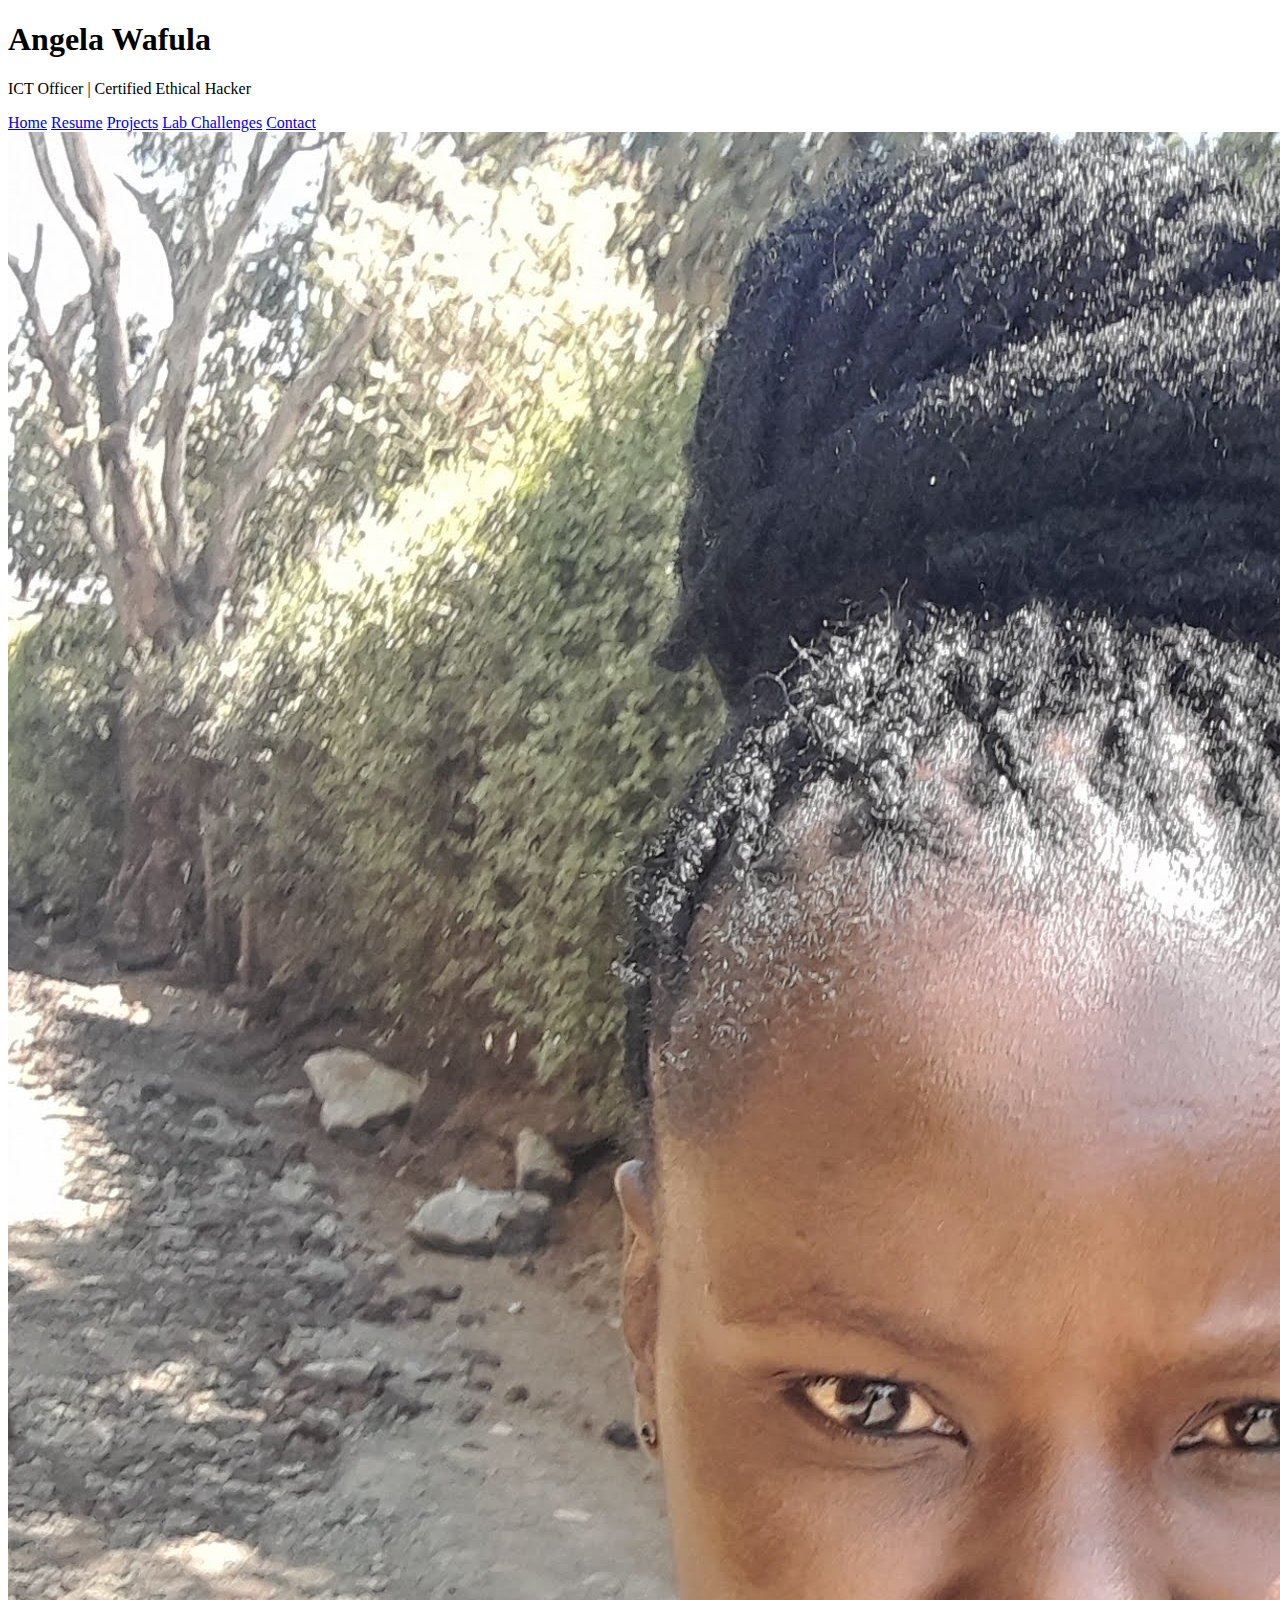
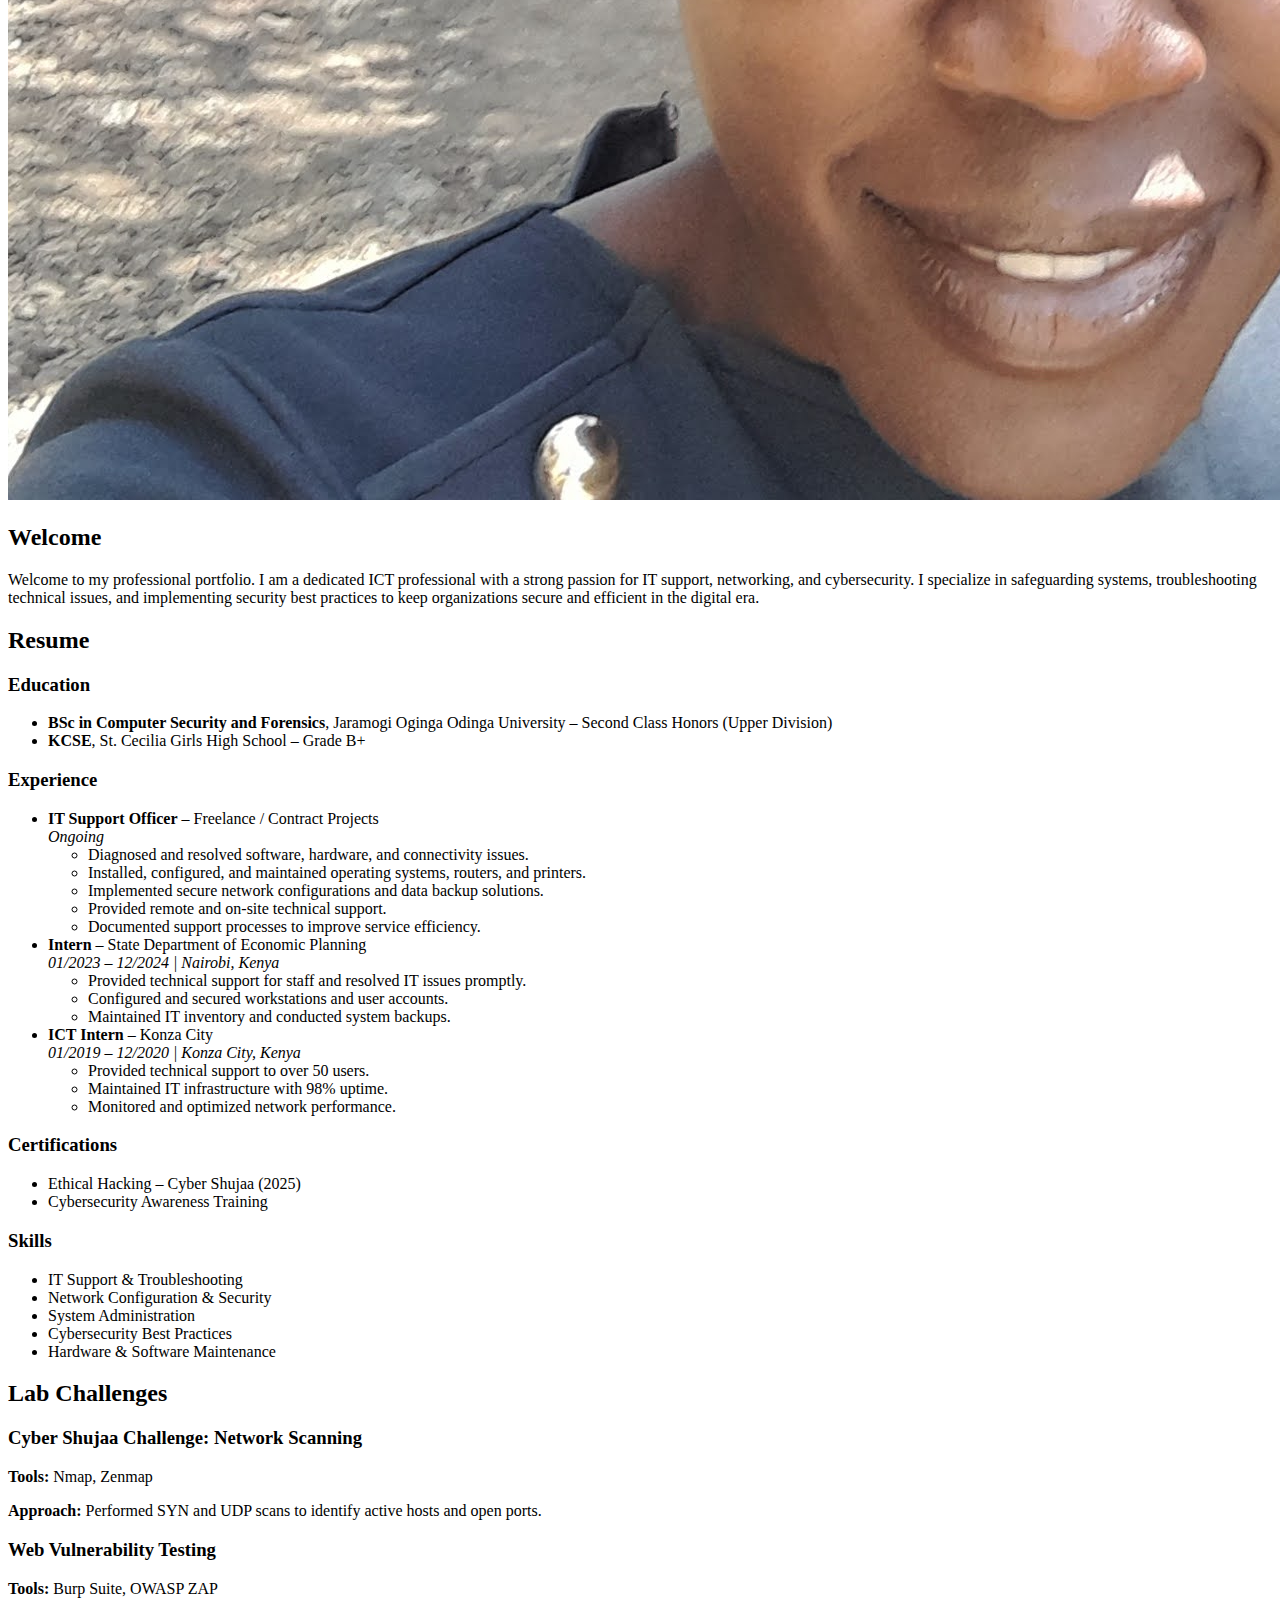
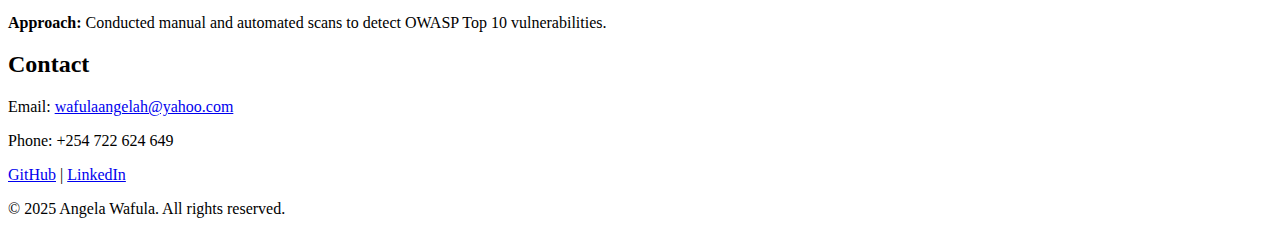
<file: index.html>
<!DOCTYPE html>
<html lang="en">
<head>
  <meta charset="UTF-8" />
  <meta name="viewport" content="width=device-width, initial-scale=1.0"/>
  <title>Angela Wafula | Portfolio</title>
  <link rel="stylesheet" href="styles.css">
  <script>
    function showSection(id) {
      const sections = document.querySelectorAll('.section');
      sections.forEach(section => section.classList.remove('active'));
      document.getElementById(id).classList.add('active');
    }
    window.onload = () => showSection('home');
  </script>
</head>
<body>
  <header>
    <h1>Angela Wafula</h1>
    <p>ICT Officer | Certified Ethical Hacker</p>
  </header>

  <nav>
    <a href="#" onclick="showSection('home')">Home</a>
    <a href="#" onclick="showSection('resume')">Resume</a>
    <a href="#" onclick="showSection('projects')">Projects</a>
    <a href="#" onclick="showSection('labs')">Lab Challenges</a>
    <a href="#" onclick="showSection('contact')">Contact</a>
  </nav>

  <section id="home" class="section active">
    <img src="Angela.jpg" alt="Angela Wafula" class="profile-pic" />
    <h2>Welcome</h2>
    <p>
      Welcome to my professional portfolio.  
      I am a dedicated ICT professional with a strong passion for IT support, networking, and cybersecurity.  
      I specialize in safeguarding systems, troubleshooting technical issues, and implementing security best practices to keep organizations secure and efficient in the digital era.
    </p>
  </section>

  <section id="resume" class="section">
    <h2>Resume</h2>

    <h3>Education</h3>
    <ul>
      <li><strong>BSc in Computer Security and Forensics</strong>, Jaramogi Oginga Odinga University – Second Class Honors (Upper Division)</li>
      <li><strong>KCSE</strong>, St. Cecilia Girls High School – Grade B+</li>
    </ul>

    <h3>Experience</h3>
    <ul>
      <li>
        <strong>IT Support Officer</strong> – Freelance / Contract Projects  
        <br><em>Ongoing</em>
        <ul>
          <li>Diagnosed and resolved software, hardware, and connectivity issues.</li>
          <li>Installed, configured, and maintained operating systems, routers, and printers.</li>
          <li>Implemented secure network configurations and data backup solutions.</li>
          <li>Provided remote and on-site technical support.</li>
          <li>Documented support processes to improve service efficiency.</li>
        </ul>
      </li>
      <li>
        <strong>Intern</strong> – State Department of Economic Planning  
        <br><em>01/2023 – 12/2024 | Nairobi, Kenya</em>
        <ul>
          <li>Provided technical support for staff and resolved IT issues promptly.</li>
          <li>Configured and secured workstations and user accounts.</li>
          <li>Maintained IT inventory and conducted system backups.</li>
        </ul>
      </li>
      <li>
        <strong>ICT Intern</strong> – Konza City  
        <br><em>01/2019 – 12/2020 | Konza City, Kenya</em>
        <ul>
          <li>Provided technical support to over 50 users.</li>
          <li>Maintained IT infrastructure with 98% uptime.</li>
          <li>Monitored and optimized network performance.</li>
        </ul>
      </li>
    </ul>

    <h3>Certifications</h3>
    <ul>
      <li>Ethical Hacking – Cyber Shujaa (2025)</li>
      <li>Cybersecurity Awareness Training</li>
    </ul>

    <h3>Skills</h3>
    <ul>
      <li>IT Support & Troubleshooting</li>
      <li>Network Configuration & Security</li>
      <li>System Administration</li>
      <li>Cybersecurity Best Practices</li>
      <li>Hardware & Software Maintenance</li>
    </ul>
  </section>


  <section id="labs" class="section">
    <h2>Lab Challenges</h2>
    <div class="lab">
      <h3>Cyber Shujaa Challenge: Network Scanning</h3>
      <p><strong>Tools:</strong> Nmap, Zenmap</p>
      <p><strong>Approach:</strong> Performed SYN and UDP scans to identify active hosts and open ports.</p>
    </div>
    <div class="lab">
      <h3>Web Vulnerability Testing</h3>
      <p><strong>Tools:</strong> Burp Suite, OWASP ZAP</p>
      <p><strong>Approach:</strong> Conducted manual and automated scans to detect OWASP Top 10 vulnerabilities.</p>
    </div>
  </section>

  <section id="contact" class="section">
    <h2>Contact</h2>
    <p>Email: <a href="mailto:wafulaangelah@yahoo.com">wafulaangelah@yahoo.com</a></p>
    <p>Phone: +254 722 624 649</p>
    <p>
      <a href="https://github.com/Angelah1994" target="_blank">GitHub</a> |
      <a href="#">LinkedIn</a>
    </p>
  </section>

  <footer>
    <p>&copy; 2025 Angela Wafula. All rights reserved.</p>
  </footer>
</body>
</html>
</file>
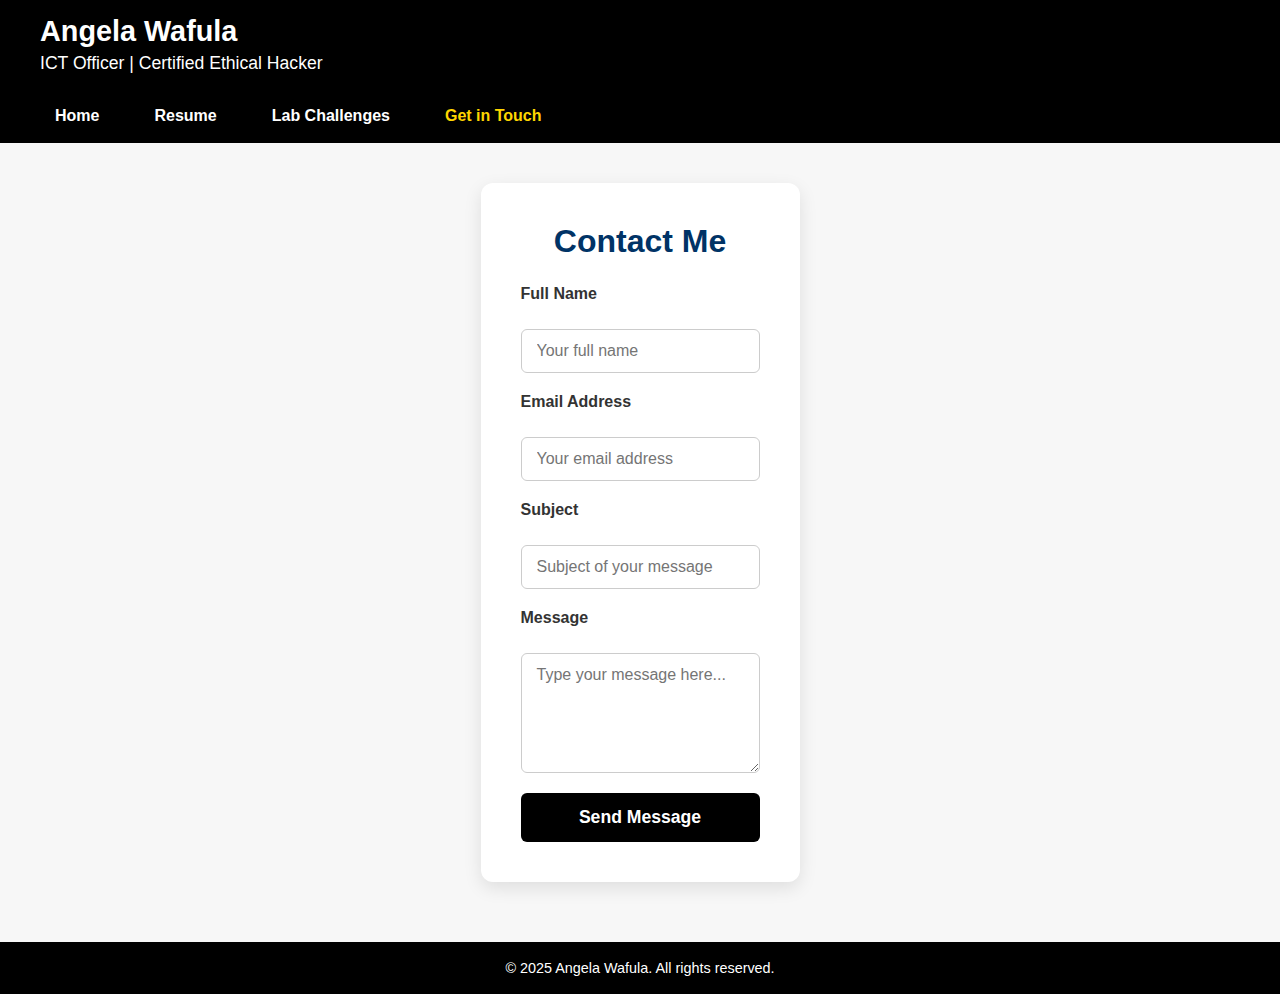
<file: contacts.html>
<!DOCTYPE html>
<html lang="en">
<head>
  <meta charset="UTF-8" />
  <meta name="viewport" content="width=device-width, initial-scale=1.0"/>
  <title>Contact | Angela Wafula</title>
  <style>
    /* Reset */
    * {
      margin: 0;
      padding: 0;
      box-sizing: border-box;
    }
    body {
      font-family: Arial, sans-serif;
      background: #f7f7f7;
      color: #333;
      min-height: 100vh;
      display: flex;
      flex-direction: column;
    }
    /* Header & Nav */
    header.site-header {
      background-color: black;
      color: white;
      padding: 15px 40px;
      display: flex;
      flex-direction: column;
      align-items: flex-start;
    }
    header.site-header h1 {
      font-size: 1.8rem;
      margin-bottom: 5px;
    }
    header.site-header p {
      font-weight: 300;
      font-size: 1.1rem;
    }
    nav.site-nav {
      background-color: black;
      display: flex;
      justify-content: flex-start;
      gap: 25px;
      padding: 10px 40px;
    }
    nav.site-nav a {
      color: white;
      text-decoration: none;
      font-weight: 600;
      font-size: 1rem;
      padding: 8px 15px;
      transition: color 0.3s ease;
    }
    nav.site-nav a:hover,
    nav.site-nav a.active {
      color: #ffd600;
    }
    /* Main section with form */
    main {
      flex: 1 0 auto;
      max-width: 600px;
      margin: 40px auto 60px;
      background: white;
      padding: 40px;
      border-radius: 12px;
      box-shadow: 0 6px 18px rgba(0,0,0,0.1);
    }
    main h2 {
      color: #003366;
      font-size: 2rem;
      margin-bottom: 25px;
      text-align: center;
    }
    form.contact-form {
      display: flex;
      flex-direction: column;
      gap: 20px;
    }
    form.contact-form label {
      font-weight: 600;
      margin-bottom: 6px;
      display: block;
      color: #333;
    }
    form.contact-form input[type="text"],
    form.contact-form input[type="email"],
    form.contact-form textarea {
      width: 100%;
      padding: 12px 15px;
      border: 1.5px solid #ccc;
      border-radius: 6px;
      font-size: 1rem;
      font-family: Arial, sans-serif;
      resize: vertical;
      transition: border-color 0.3s ease;
    }
    form.contact-form input[type="text"]:focus,
    form.contact-form input[type="email"]:focus,
    form.contact-form textarea:focus {
      border-color: #003366;
      outline: none;
    }
    form.contact-form textarea {
      min-height: 120px;
    }
    form.contact-form button {
      background-color: black;
      color: white;
      font-weight: bold;
      padding: 14px 20px;
      border: none;
      border-radius: 6px;
      font-size: 1.1rem;
      cursor: pointer;
      transition: background-color 0.3s ease;
    }
    form.contact-form button:hover {
      background-color: #ffd600;
      color: black;
    }
    /* Footer */
    footer.site-footer {
      flex-shrink: 0;
      background: black;
      color: white;
      text-align: center;
      padding: 18px 40px;
      font-size: 0.9rem;
    }
    /* Responsive */
    @media (max-width: 650px) {
      main {
        margin: 20px 15px 40px;
        padding: 30px 20px;
        max-width: 100%;
      }
      nav.site-nav {
        gap: 15px;
        padding: 10px 20px;
      }
      nav.site-nav a {
        padding: 8px 10px;
        font-size: 0.9rem;
      }
    }
  </style>
</head>
<body>
  <header class="site-header">
    <h1>Angela Wafula</h1>
    <p>ICT Officer | Certified Ethical Hacker</p>
  </header>
  <nav class="site-nav">
    <a href="index.html">Home</a>
    <a href="resume.html">Resume</a>
    <a href="labs.html">Lab Challenges</a>
    <a href="contacts.html" class="active">Get in Touch</a>
  </nav>
  <main>
    <h2>Contact Me</h2>
    <form class="contact-form" action="mailto:wafulaangelah@yahoo.com" method="post" enctype="text/plain">
      <label for="name">Full Name</label>
      <input type="text" id="name" name="name" placeholder="Your full name" required />
      
      <label for="email">Email Address</label>
      <input type="email" id="email" name="email" placeholder="Your email address" required />
      
      <label for="subject">Subject</label>
      <input type="text" id="subject" name="subject" placeholder="Subject of your message" required />
      
      <label for="message">Message</label>
      <textarea id="message" name="message" placeholder="Type your message here..." required></textarea>
      
      <button type="submit">Send Message</button>
    </form>
  </main>
  <footer class="site-footer">
    <p>&copy; 2025 Angela Wafula. All rights reserved.</p>
  </footer>
</body>
</html>
</file>
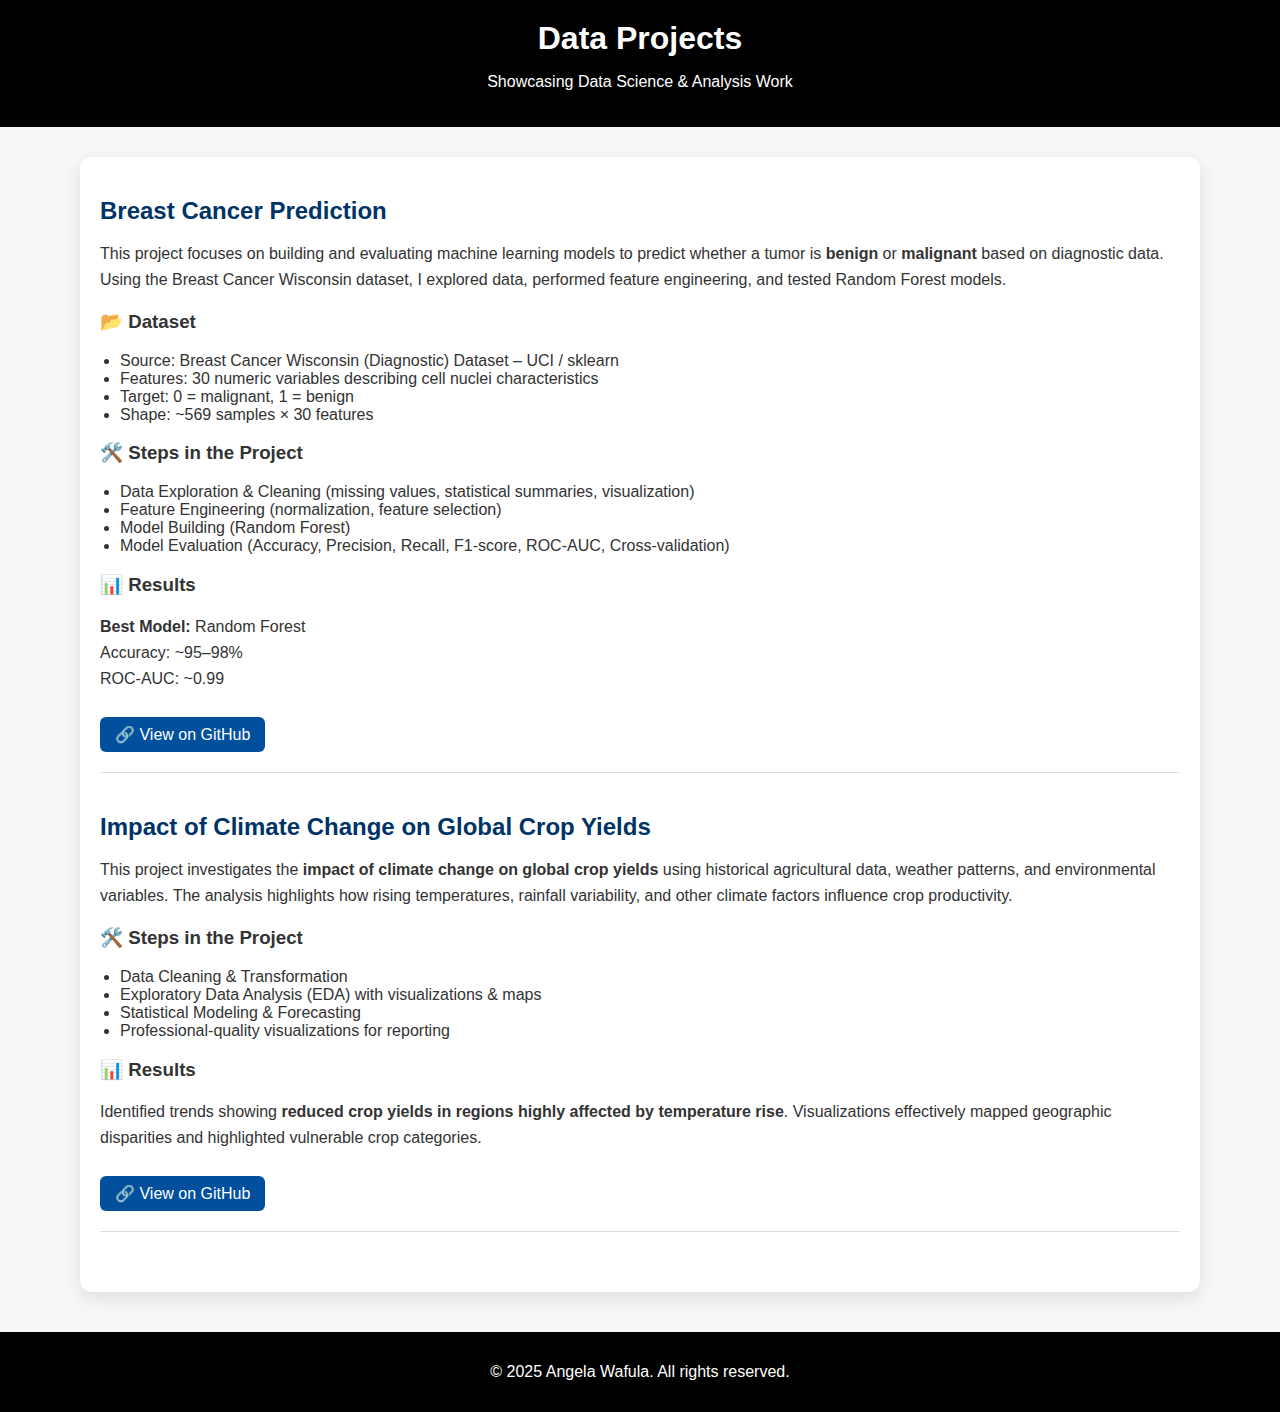
<file: data_projects.html>
<!DOCTYPE html>
<html lang="en">
<head>
  <meta charset="UTF-8" />
  <meta name="viewport" content="width=device-width, initial-scale=1.0"/>
  <title>Angela Wafula | Data Projects</title>
  <link rel="stylesheet" href="styles.css" />
  <style>
    body {
      font-family: Arial, sans-serif;
      background: #f7f7f7;
      color: #333;
      margin: 0;
      padding: 0;
    }
    header {
      background: black;
      color: white;
      padding: 20px 40px;
      text-align: center;
    }
    header h1 {
      margin: 0;
      font-size: 2rem;
    }
    main {
      max-width: 1080px;
      margin: 30px auto;
      padding: 20px;
      background: white;
      border-radius: 12px;
      box-shadow: 0 6px 18px rgba(0,0,0,0.1);
    }
    .project {
      margin-bottom: 40px;
      padding-bottom: 20px;
      border-bottom: 1px solid #ddd;
    }
    .project h2 {
      color: #003366;
      margin-bottom: 10px;
    }
    .project p {
      line-height: 1.6;
    }
    .project ul {
      padding-left: 20px;
      margin-top: 10px;
    }
    .project a {
      display: inline-block;
      margin-top: 10px;
      text-decoration: none;
      color: white;
      background: #00509e;
      padding: 8px 15px;
      border-radius: 6px;
      transition: background 0.3s ease;
    }
    .project a:hover {
      background: #003366;
    }
    footer {
      text-align: center;
      padding: 15px;
      background: black;
      color: white;
      margin-top: 40px;
    }
  </style>
</head>
<body>
  <header>
    <h1>Data Projects</h1>
    <p>Showcasing Data Science & Analysis Work</p>
  </header>
  <main>
    <!-- Project 1 -->
    <div class="project">
      <h2>Breast Cancer Prediction</h2>
      <p>
        This project focuses on building and evaluating machine learning models to predict whether a tumor is <strong>benign</strong> or <strong>malignant</strong> based on diagnostic data.  
        Using the Breast Cancer Wisconsin dataset, I explored data, performed feature engineering, and tested Random Forest models.
      </p>
      <h3>📂 Dataset</h3>
      <ul>
        <li>Source: Breast Cancer Wisconsin (Diagnostic) Dataset – UCI / sklearn</li>
        <li>Features: 30 numeric variables describing cell nuclei characteristics</li>
        <li>Target: 0 = malignant, 1 = benign</li>
        <li>Shape: ~569 samples × 30 features</li>
      </ul>
      <h3>🛠️ Steps in the Project</h3>
      <ul>
        <li>Data Exploration & Cleaning (missing values, statistical summaries, visualization)</li>
        <li>Feature Engineering (normalization, feature selection)</li>
        <li>Model Building (Random Forest)</li>
        <li>Model Evaluation (Accuracy, Precision, Recall, F1-score, ROC-AUC, Cross-validation)</li>
      </ul>
      <h3>📊 Results</h3>
      <p>
        <strong>Best Model:</strong> Random Forest  
        <br>Accuracy: ~95–98%  
        <br>ROC-AUC: ~0.99  
      </p>
      <a href="https://github.com/angelah1994/Breast_Cancer_Prediction" target="_blank">🔗 View on GitHub</a>
    </div>

    <!-- Project 2 -->
    <div class="project">
      <h2>Impact of Climate Change on Global Crop Yields</h2>
      <p>
        This project investigates the <strong>impact of climate change on global crop yields</strong> using historical agricultural data, weather patterns, and environmental variables.  
        The analysis highlights how rising temperatures, rainfall variability, and other climate factors influence crop productivity.
      </p>
      <h3>🛠️ Steps in the Project</h3>
      <ul>
        <li>Data Cleaning & Transformation</li>
        <li>Exploratory Data Analysis (EDA) with visualizations & maps</li>
        <li>Statistical Modeling & Forecasting</li>
        <li>Professional-quality visualizations for reporting</li>
      </ul>
      <h3>📊 Results</h3>
      <p>
        Identified trends showing <strong>reduced crop yields in regions highly affected by temperature rise</strong>.  
        Visualizations effectively mapped geographic disparities and highlighted vulnerable crop categories.
      </p>
      <a href="https://github.com/angelah1994/Impact-on-Climate-Change-on-Global-crop-Yields" target="_blank">🔗 View on GitHub</a>
    </div>
  </main>
  <footer>
    <p>&copy; 2025 Angela Wafula. All rights reserved.</p>
  </footer>
</body>
</html>
</file>
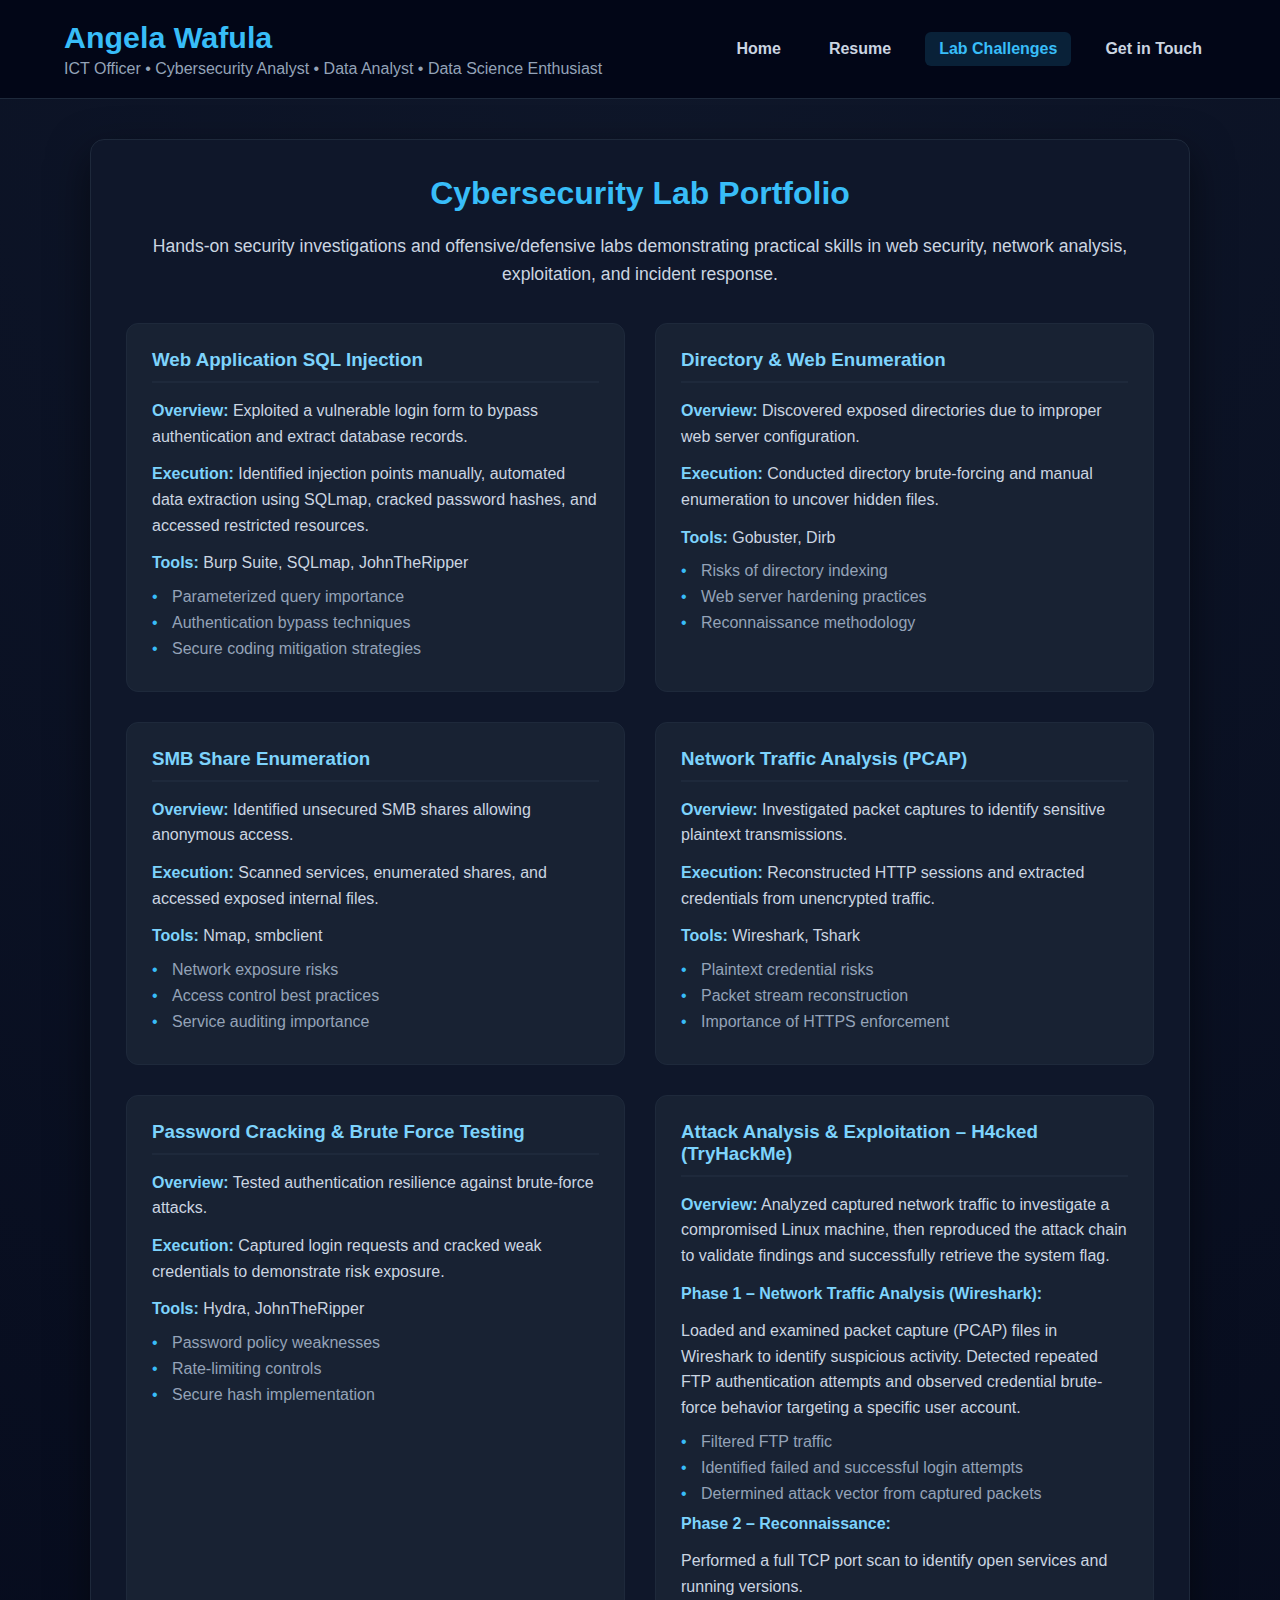
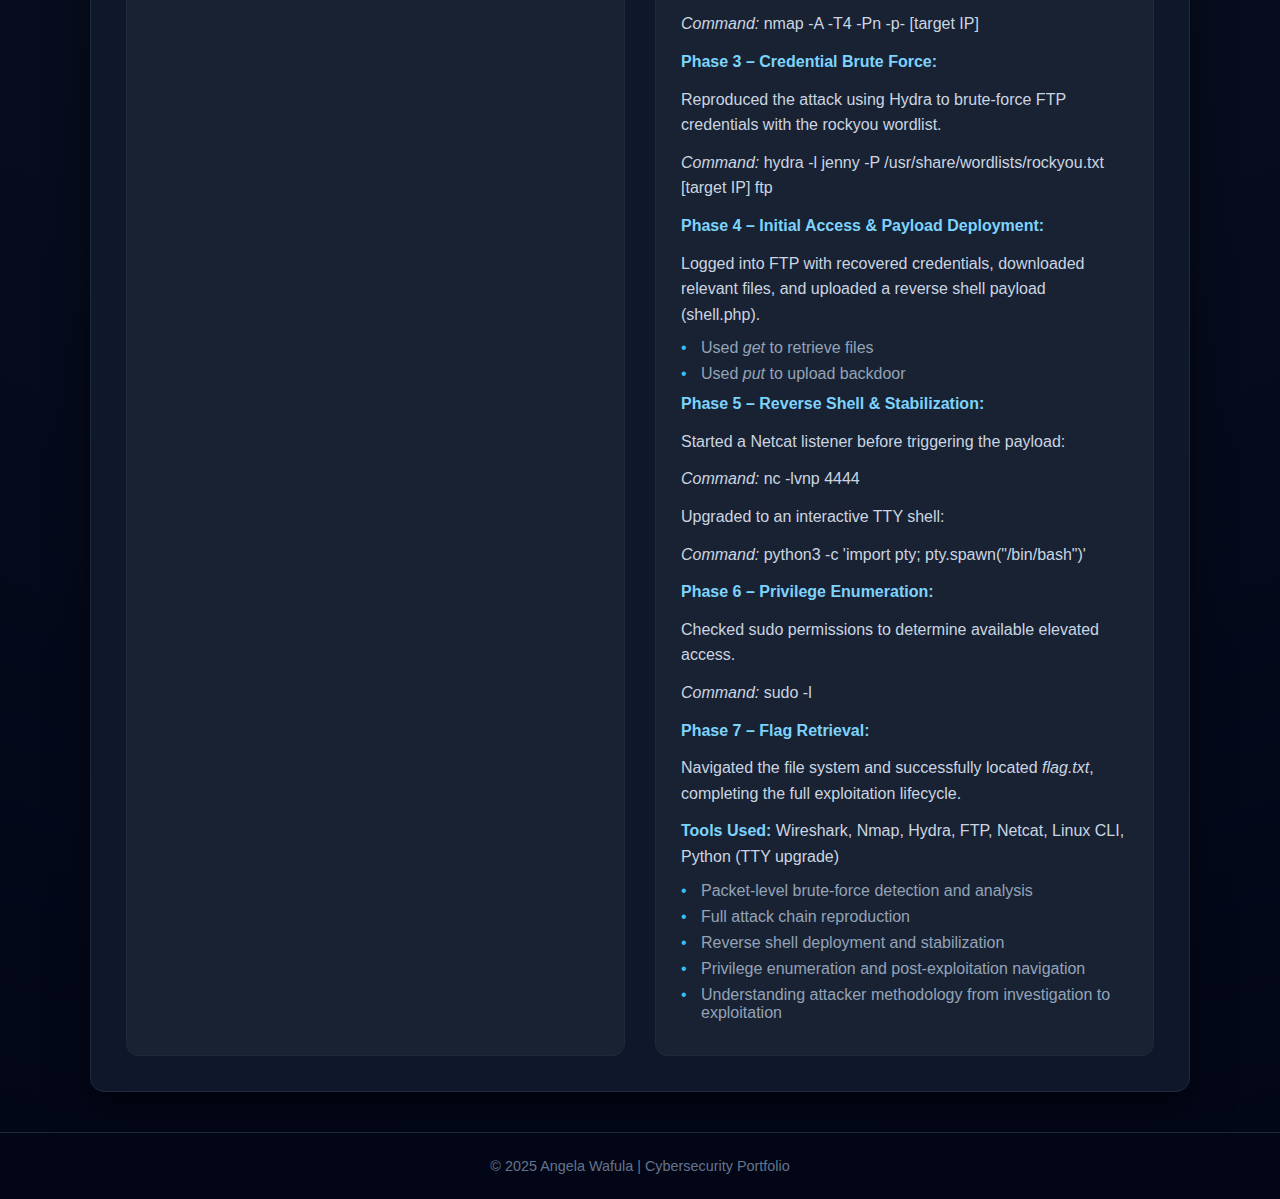
<file: labs.html>
<!DOCTYPE html>
<html lang="en">
<head>
  <meta charset="UTF-8" />
  <meta name="viewport" content="width=device-width, initial-scale=1.0"/>
  <title>Angela Wafula | Cybersecurity Lab Portfolio</title>

  <style>
    * {
      margin:0;
      padding:0;
      box-sizing:border-box;
    }

    body {
      font-family: "Segoe UI", Roboto, Helvetica, Arial, sans-serif;
      background: radial-gradient(circle at top, #0f172a 0%, #020617 100%);
      color: #e2e8f0;
      min-height:100vh;
      display:flex;
      flex-direction:column;
    }

    /* Header */
    header {
      display:flex;
      justify-content:space-between;
      align-items:center;
      padding:20px 5%;
      background:#020617;
      border-bottom:1px solid #1e293b;
      flex-wrap:wrap;
    }

    header h1 {
      color:#38bdf8;
      font-size:1.9rem;
    }

    header p {
      color:#94a3b8;
      font-weight:300;
      margin-top:5px;
    }

    nav {
      display:flex;
      gap:20px;
      flex-wrap:wrap;
    }

    nav a {
      color:#cbd5e1;
      text-decoration:none;
      font-weight:600;
      padding:8px 14px;
      border-radius:6px;
      transition:all 0.3s ease;
    }

    nav a:hover,
    nav a.active {
      color:#38bdf8;
      background:rgba(56,189,248,0.15);
    }

    /* Main */
    main {
      flex:1;
      max-width:1100px;
      margin:40px auto;
      padding:35px;
      background:#0f172a;
      border-radius:14px;
      border:1px solid #1e293b;
      box-shadow:0 15px 40px rgba(0,0,0,0.5);
      width:95%;
    }

    main h2 {
      text-align:center;
      font-size:2rem;
      color:#38bdf8;
      margin-bottom:20px;
    }

    main p.intro {
      text-align:center;
      margin-bottom:35px;
      color:#cbd5e1;
      font-size:1.1rem;
      line-height:1.6;
    }

    .challenge-container {
      display:flex;
      flex-wrap:wrap;
      gap:30px;
    }

    .challenge {
      flex:1 1 calc(50% - 30px);
      background:rgba(30,41,59,0.6);
      padding:25px;
      border-radius:12px;
      border:1px solid #1e293b;
      transition:all 0.3s ease;
    }

    .challenge:hover {
      transform:translateY(-6px);
      border-color:#38bdf8;
      box-shadow:0 8px 25px rgba(56,189,248,0.25);
    }

    .challenge h3 {
      color:#7dd3fc;
      margin-bottom:15px;
      border-bottom:2px solid #1e293b;
      padding-bottom:10px;
    }

    .challenge p {
      margin-bottom:12px;
      line-height:1.6;
      color:#cbd5e1;
    }

    .challenge strong {
      color:#7dd3fc;
    }

    .challenge ul {
      list-style:none;
      margin-top:10px;
    }

    .challenge li {
      margin-bottom:8px;
      padding-left:20px;
      position:relative;
      color:#94a3b8;
    }

    .challenge li::before {
      content:"•";
      position:absolute;
      left:0;
      color:#38bdf8;
    }

    footer {
      text-align:center;
      padding:25px;
      background:#020617;
      border-top:1px solid #1e293b;
      color:#64748b;
      font-size:0.9rem;
    }

    @media (max-width:900px) {
      .challenge {
        flex:1 1 100%;
      }
    }
  </style>
</head>

<body>

<header>
  <div>
    <h1>Angela Wafula</h1>
    <p>ICT Officer • Cybersecurity Analyst • Data Analyst • Data Science Enthusiast</p>
  </div>

  <nav>
    <a href="index.html">Home</a>
    <a href="resume.html">Resume</a>
    <a href="labs.html" class="active">Lab Challenges</a>
    <a href="contacts.html">Get in Touch</a>
  </nav>
</header>

<main>
  <h2>Cybersecurity Lab Portfolio</h2>
  <p class="intro">
    Hands-on security investigations and offensive/defensive labs demonstrating practical skills 
    in web security, network analysis, exploitation, and incident response.
  </p>

  <div class="challenge-container">

    <article class="challenge">
      <h3>Web Application SQL Injection</h3>
      <p><strong>Overview:</strong> Exploited a vulnerable login form to bypass authentication and extract database records.</p>
      <p><strong>Execution:</strong> Identified injection points manually, automated data extraction using SQLmap, cracked password hashes, and accessed restricted resources.</p>
      <p><strong>Tools:</strong> Burp Suite, SQLmap, JohnTheRipper</p>
      <ul>
        <li>Parameterized query importance</li>
        <li>Authentication bypass techniques</li>
        <li>Secure coding mitigation strategies</li>
      </ul>
    </article>

    <article class="challenge">
      <h3>Directory & Web Enumeration</h3>
      <p><strong>Overview:</strong> Discovered exposed directories due to improper web server configuration.</p>
      <p><strong>Execution:</strong> Conducted directory brute-forcing and manual enumeration to uncover hidden files.</p>
      <p><strong>Tools:</strong> Gobuster, Dirb</p>
      <ul>
        <li>Risks of directory indexing</li>
        <li>Web server hardening practices</li>
        <li>Reconnaissance methodology</li>
      </ul>
    </article>

    <article class="challenge">
      <h3>SMB Share Enumeration</h3>
      <p><strong>Overview:</strong> Identified unsecured SMB shares allowing anonymous access.</p>
      <p><strong>Execution:</strong> Scanned services, enumerated shares, and accessed exposed internal files.</p>
      <p><strong>Tools:</strong> Nmap, smbclient</p>
      <ul>
        <li>Network exposure risks</li>
        <li>Access control best practices</li>
        <li>Service auditing importance</li>
      </ul>
    </article>

    <article class="challenge">
      <h3>Network Traffic Analysis (PCAP)</h3>
      <p><strong>Overview:</strong> Investigated packet captures to identify sensitive plaintext transmissions.</p>
      <p><strong>Execution:</strong> Reconstructed HTTP sessions and extracted credentials from unencrypted traffic.</p>
      <p><strong>Tools:</strong> Wireshark, Tshark</p>
      <ul>
        <li>Plaintext credential risks</li>
        <li>Packet stream reconstruction</li>
        <li>Importance of HTTPS enforcement</li>
      </ul>
    </article>

    <article class="challenge">
      <h3>Password Cracking & Brute Force Testing</h3>
      <p><strong>Overview:</strong> Tested authentication resilience against brute-force attacks.</p>
      <p><strong>Execution:</strong> Captured login requests and cracked weak credentials to demonstrate risk exposure.</p>
      <p><strong>Tools:</strong> Hydra, JohnTheRipper</p>
      <ul>
        <li>Password policy weaknesses</li>
        <li>Rate-limiting controls</li>
        <li>Secure hash implementation</li>
      </ul>
    </article>

    <article class="challenge">
  <h3>Attack Analysis & Exploitation – H4cked (TryHackMe)</h3>

  <p><strong>Overview:</strong> Analyzed captured network traffic to investigate a compromised Linux machine, then reproduced the attack chain to validate findings and successfully retrieve the system flag.</p>

  <p><strong>Phase 1 – Network Traffic Analysis (Wireshark):</strong></p>
  <p>Loaded and examined packet capture (PCAP) files in Wireshark to identify suspicious activity. Detected repeated FTP authentication attempts and observed credential brute-force behavior targeting a specific user account.</p>
  <ul>
    <li>Filtered FTP traffic</li>
    <li>Identified failed and successful login attempts</li>
    <li>Determined attack vector from captured packets</li>
  </ul>

  <p><strong>Phase 2 – Reconnaissance:</strong></p>
  <p>Performed a full TCP port scan to identify open services and running versions.</p>
  <p><em>Command:</em> nmap -A -T4 -Pn -p- [target IP]</p>

  <p><strong>Phase 3 – Credential Brute Force:</strong></p>
  <p>Reproduced the attack using Hydra to brute-force FTP credentials with the rockyou wordlist.</p>
  <p><em>Command:</em> hydra -l jenny -P /usr/share/wordlists/rockyou.txt [target IP] ftp</p>

  <p><strong>Phase 4 – Initial Access & Payload Deployment:</strong></p>
  <p>Logged into FTP with recovered credentials, downloaded relevant files, and uploaded a reverse shell payload (shell.php).</p>
  <ul>
    <li>Used <em>get</em> to retrieve files</li>
    <li>Used <em>put</em> to upload backdoor</li>
  </ul>

  <p><strong>Phase 5 – Reverse Shell & Stabilization:</strong></p>
  <p>Started a Netcat listener before triggering the payload:</p>
  <p><em>Command:</em> nc -lvnp 4444</p>

  <p>Upgraded to an interactive TTY shell:</p>
  <p><em>Command:</em> python3 -c 'import pty; pty.spawn("/bin/bash")'</p>

  <p><strong>Phase 6 – Privilege Enumeration:</strong></p>
  <p>Checked sudo permissions to determine available elevated access.</p>
  <p><em>Command:</em> sudo -l</p>

  <p><strong>Phase 7 – Flag Retrieval:</strong></p>
  <p>Navigated the file system and successfully located <em>flag.txt</em>, completing the full exploitation lifecycle.</p>

  <p><strong>Tools Used:</strong> Wireshark, Nmap, Hydra, FTP, Netcat, Linux CLI, Python (TTY upgrade)</p>

  <ul>
    <li>Packet-level brute-force detection and analysis</li>
    <li>Full attack chain reproduction</li>
    <li>Reverse shell deployment and stabilization</li>
    <li>Privilege enumeration and post-exploitation navigation</li>
    <li>Understanding attacker methodology from investigation to exploitation</li>
  </ul>
</article>



  </div>
</main>

<footer>
  &copy; 2025 Angela Wafula | Cybersecurity Portfolio
</footer>

</body>
</html>
</file>
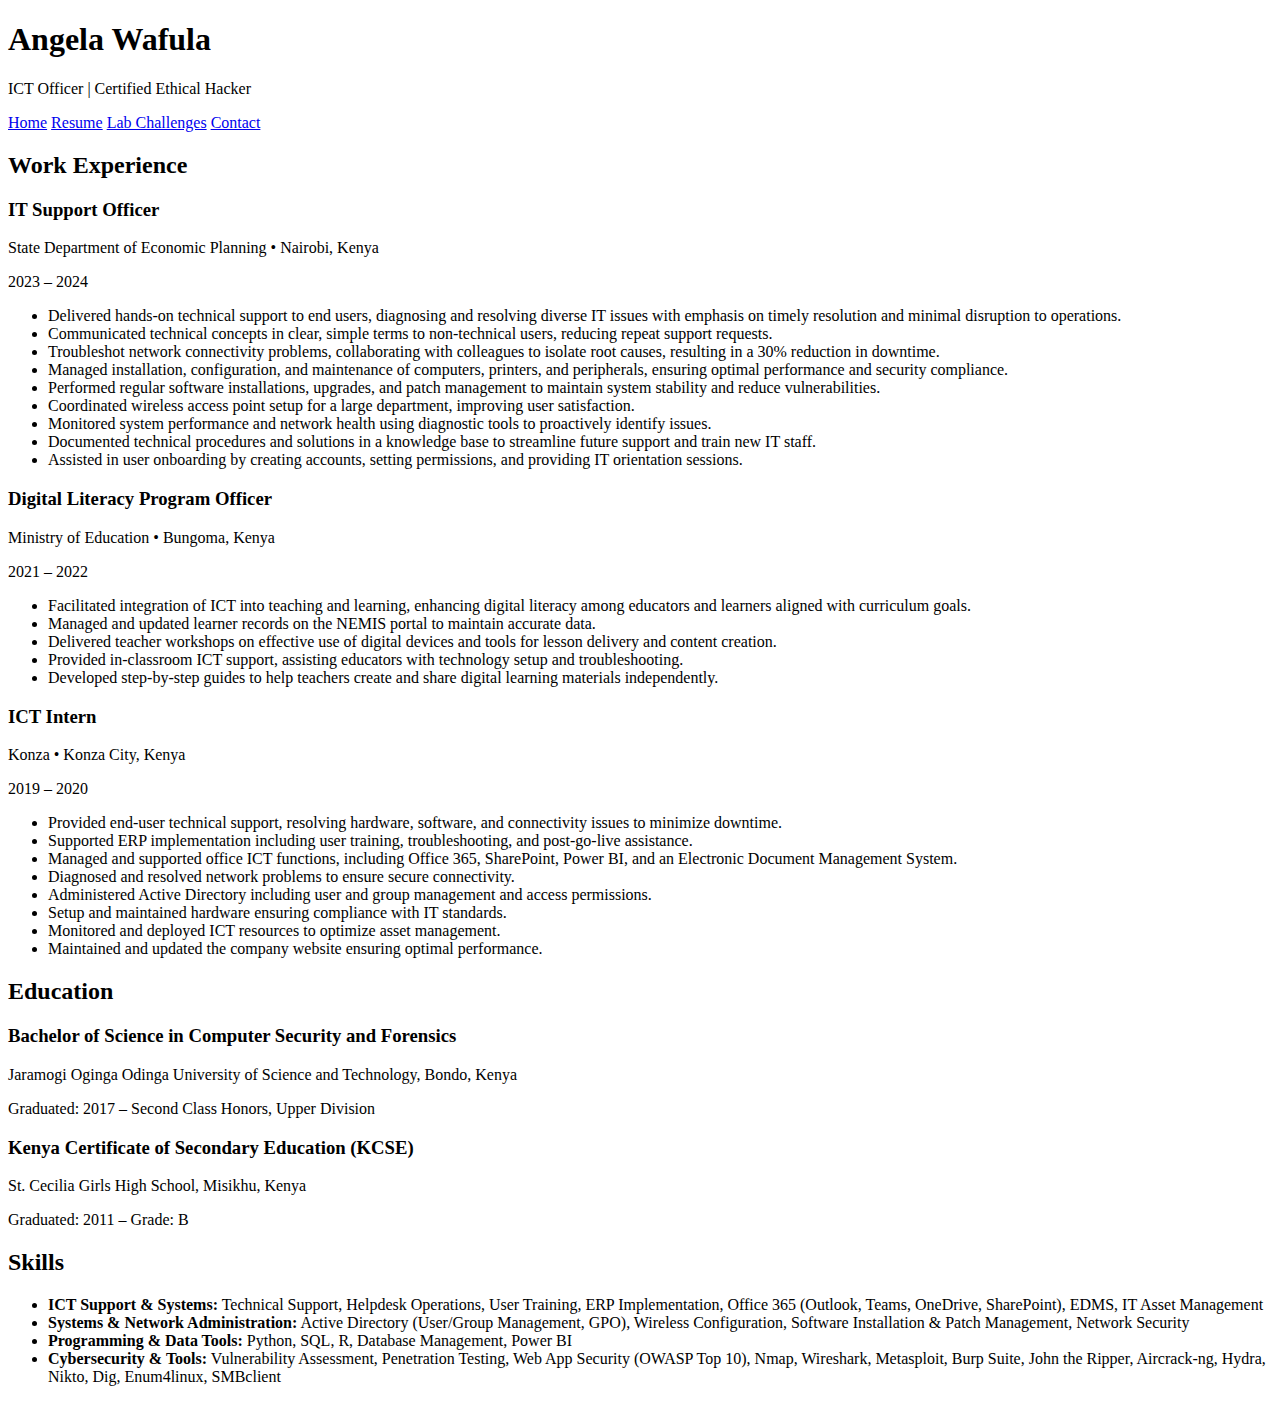
<file: resume.html>
<!DOCTYPE html>
<html lang="en">
<head>
  <meta charset="UTF-8" />
  <meta name="viewport" content="width=device-width, initial-scale=1" />
  <title>Angela Wafula | Resume</title>
  <link rel="stylesheet" href="styles.css" />
</head>
<body>
  <header class="resume-header">
    <h1>Angela Wafula</h1>
    <p class="title">ICT Officer | Certified Ethical Hacker</p>
    <nav class="resume-nav">
      <a href="index.html">Home</a>
      <a href="resume.html" class="active">Resume</a>
      <a href="labs.html">Lab Challenges</a>
      <a href="contact.html">Contact</a>
    </nav>
  </header>

  <main class="resume-container">
    <section class="work-experience">
      <h2>Work Experience</h2>

      <div class="job">
        <h3>IT Support Officer</h3>
        <p class="company-location">State Department of Economic Planning • Nairobi, Kenya</p>
        <p class="dates">2023 – 2024</p>
        <ul>
          <li>Delivered hands-on technical support to end users, diagnosing and resolving diverse IT issues with emphasis on timely resolution and minimal disruption to operations.</li>
          <li>Communicated technical concepts in clear, simple terms to non-technical users, reducing repeat support requests.</li>
          <li>Troubleshot network connectivity problems, collaborating with colleagues to isolate root causes, resulting in a 30% reduction in downtime.</li>
          <li>Managed installation, configuration, and maintenance of computers, printers, and peripherals, ensuring optimal performance and security compliance.</li>
          <li>Performed regular software installations, upgrades, and patch management to maintain system stability and reduce vulnerabilities.</li>
          <li>Coordinated wireless access point setup for a large department, improving user satisfaction.</li>
          <li>Monitored system performance and network health using diagnostic tools to proactively identify issues.</li>
          <li>Documented technical procedures and solutions in a knowledge base to streamline future support and train new IT staff.</li>
          <li>Assisted in user onboarding by creating accounts, setting permissions, and providing IT orientation sessions.</li>
        </ul>
      </div>

      <div class="job">
        <h3>Digital Literacy Program Officer</h3>
        <p class="company-location">Ministry of Education • Bungoma, Kenya</p>
        <p class="dates">2021 – 2022</p>
        <ul>
          <li>Facilitated integration of ICT into teaching and learning, enhancing digital literacy among educators and learners aligned with curriculum goals.</li>
          <li>Managed and updated learner records on the NEMIS portal to maintain accurate data.</li>
          <li>Delivered teacher workshops on effective use of digital devices and tools for lesson delivery and content creation.</li>
          <li>Provided in-classroom ICT support, assisting educators with technology setup and troubleshooting.</li>
          <li>Developed step-by-step guides to help teachers create and share digital learning materials independently.</li>
        </ul>
      </div>

      <div class="job">
        <h3>ICT Intern</h3>
        <p class="company-location">Konza • Konza City, Kenya</p>
        <p class="dates">2019 – 2020</p>
        <ul>
          <li>Provided end-user technical support, resolving hardware, software, and connectivity issues to minimize downtime.</li>
          <li>Supported ERP implementation including user training, troubleshooting, and post-go-live assistance.</li>
          <li>Managed and supported office ICT functions, including Office 365, SharePoint, Power BI, and an Electronic Document Management System.</li>
          <li>Diagnosed and resolved network problems to ensure secure connectivity.</li>
          <li>Administered Active Directory including user and group management and access permissions.</li>
          <li>Setup and maintained hardware ensuring compliance with IT standards.</li>
          <li>Monitored and deployed ICT resources to optimize asset management.</li>
          <li>Maintained and updated the company website ensuring optimal performance.</li>
        </ul>
      </div>
    </section>

    <section class="education">
      <h2>Education</h2>
      <div class="education-item">
        <h3>Bachelor of Science in Computer Security and Forensics</h3>
        <p>Jaramogi Oginga Odinga University of Science and Technology, Bondo, Kenya</p>
        <p>Graduated: 2017 – Second Class Honors, Upper Division</p>
      </div>
      <div class="education-item">
        <h3>Kenya Certificate of Secondary Education (KCSE)</h3>
        <p>St. Cecilia Girls High School, Misikhu, Kenya</p>
        <p>Graduated: 2011 – Grade: B</p>
      </div>
    </section>

    <section class="skills">
      <h2>Skills</h2>
      <ul>
        <li><strong>ICT Support & Systems:</strong> Technical Support, Helpdesk Operations, User Training, ERP Implementation, Office 365 (Outlook, Teams, OneDrive, SharePoint), EDMS, IT Asset Management</li>
        <li><strong>Systems & Network Administration:</strong> Active Directory (User/Group Management, GPO), Wireless Configuration, Software Installation & Patch Management, Network Security</li>
        <li><strong>Programming & Data Tools:</strong> Python, SQL, R, Database Management, Power BI</li>
        <li><strong>Cybersecurity & Tools:</strong> Vulnerability Assessment, Penetration Testing, Web App Security (OWASP Top 10), Nmap, Wireshark, Metasploit, Burp Suite, John the Ripper, Aircrack-ng, Hydra, Nikto, Dig, Enum4linux, SMBclient</li>
      </ul>
    </section>
  </main>
</body>
</html>
</file>
<file: styles.css>
/* Reset */
* {
  margin: 0;
  padding: 0;
  box-sizing: border-box;
}

body {
  font-family: Arial, Helvetica, sans-serif;
  line-height: 1.6;
  background: #f5f5f5;
  color: #333;
  
  /* Flexbox for Sticky Footer */
  display: flex;
  flex-direction: column;
  min-height: 100vh;
}

/* Hero Section */
.hero {
  background: #003366;
  color: white;
  text-align: center;
  padding: 40px 20px;
}

.hero-content {
  max-width: 800px;
  margin: auto;
}

.hero-pic {
  width: 120px;
  height: 120px;
  border-radius: 50%;
  object-fit: cover;
  margin-bottom: 15px;
  border: 4px solid white;
}

.hero h1 {
  font-size: 2.2rem;
  margin-bottom: 10px;
}

.tagline {
  font-size: 1.1rem;
  font-weight: 300;
}

/* NEW: Social Links and Button Styling */
.hero-actions {
  margin-top: 20px;
}

.social-icon img {
  width: 30px;
  height: 30px;
  margin: 0 10px;
  transition: transform 0.2s ease-in-out;
}

.social-icon:hover img {
  transform: scale(1.1);
}

.cta-button {
  display: inline-block;
  background-color: #ffd600;
  color: #003366;
  padding: 12px 25px;
  text-decoration: none;
  border-radius: 5px;
  font-weight: bold;
  margin-left: 20px;
  transition: background-color 0.3s ease;
}

.cta-button:hover {
  background-color: #ffc200;
}

/* Navigation */
.navbar {
  background: #00509e;
  padding: 12px;
  text-align: center;
}

.navbar a {
  color: white;
  margin: 0 15px;
  text-decoration: none;
  font-weight: bold;
  transition: color 0.3s ease; /* Added for a smooth hover effect */
}

.navbar a:hover {
  color: #ffd600;
}

/* About Section */
.about-card {
  background: white;
  max-width: 900px;
  margin: 40px auto;
  padding: 30px;
  border-radius: 10px;
  box-shadow: 0px 4px 12px rgba(0,0,0,0.1);
  flex-grow: 1; /* Key to pushing the footer down */
}

.about-card h2 {
  color: #003366;
  margin-bottom: 20px;
  text-align: center;
}

.about-text p {
  margin-bottom: 15px;
  font-size: 1.05rem;
  text-align: justify;
}

/* Footer */
footer {
  background: #003366;
  color: white;
  text-align: center;
  padding: 15px;
  margin-top: auto; /* Pushes the footer to the bottom of the page */
}
</file>
